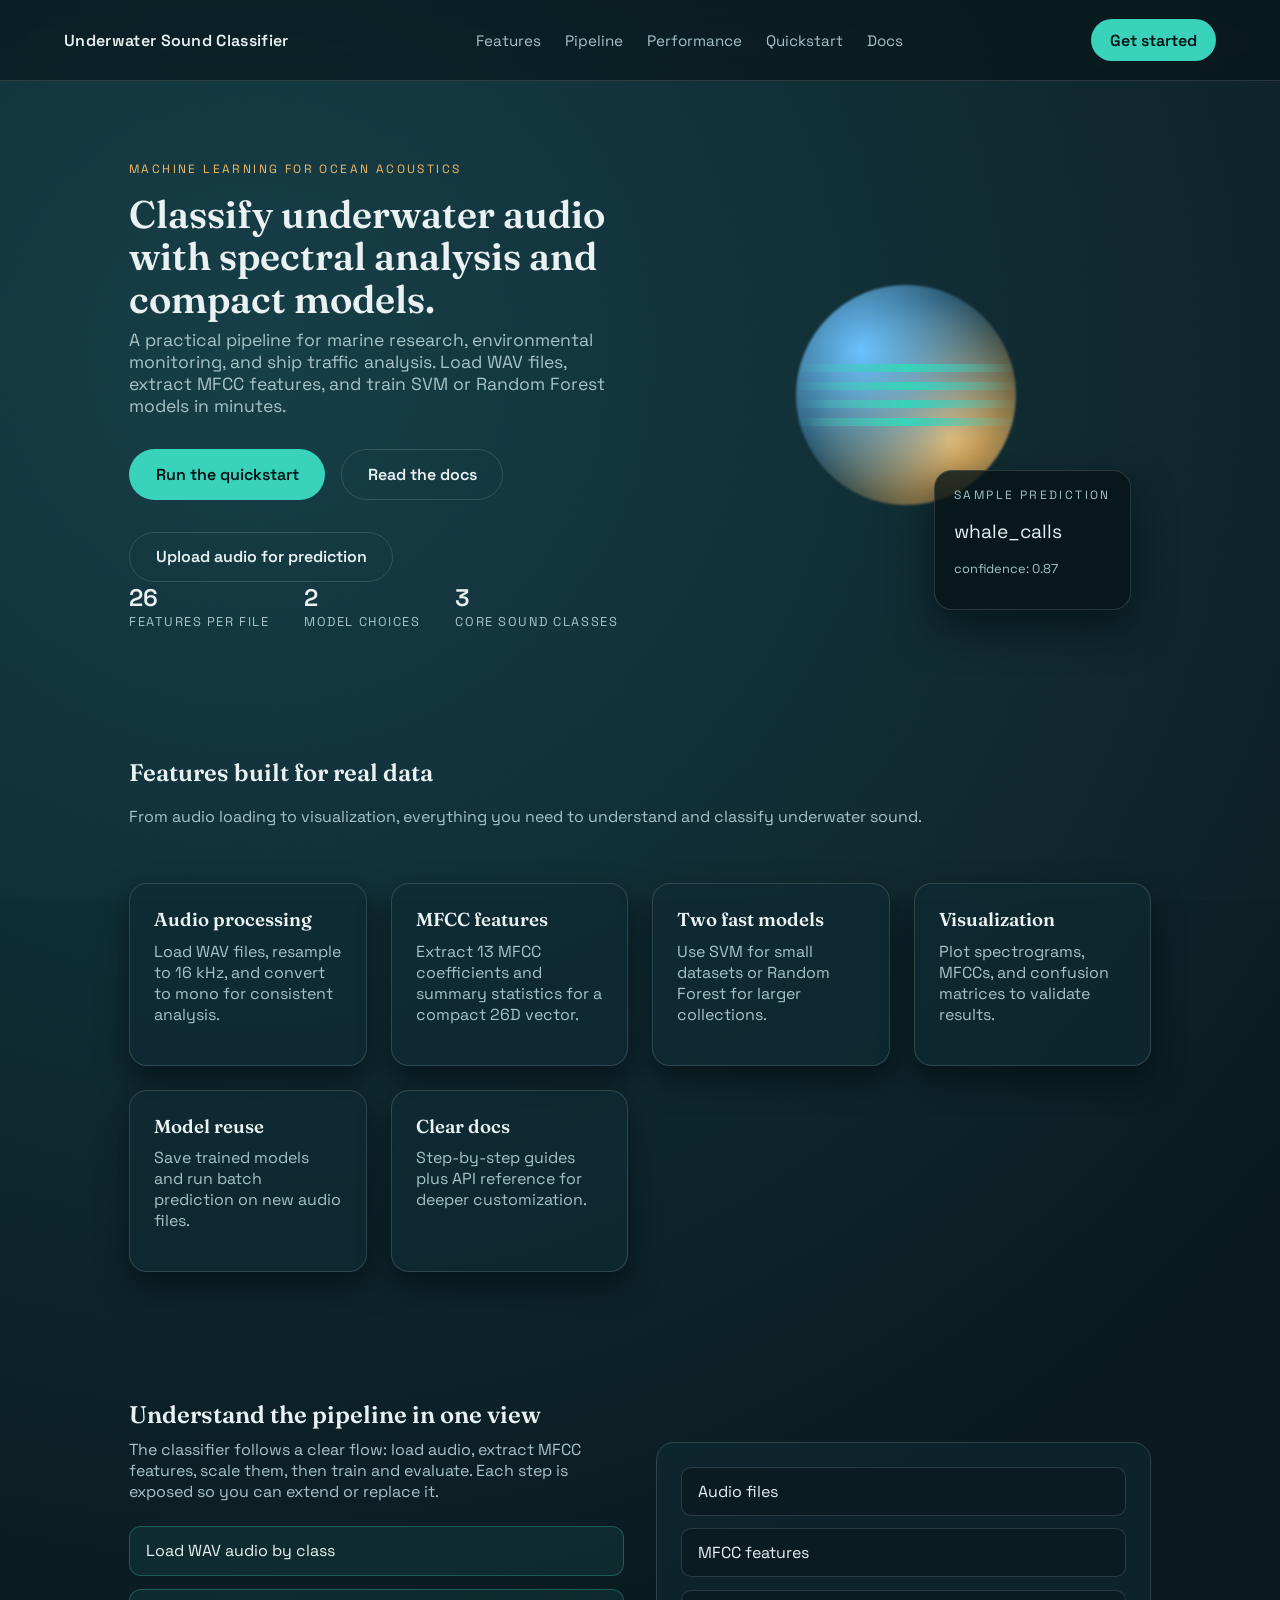
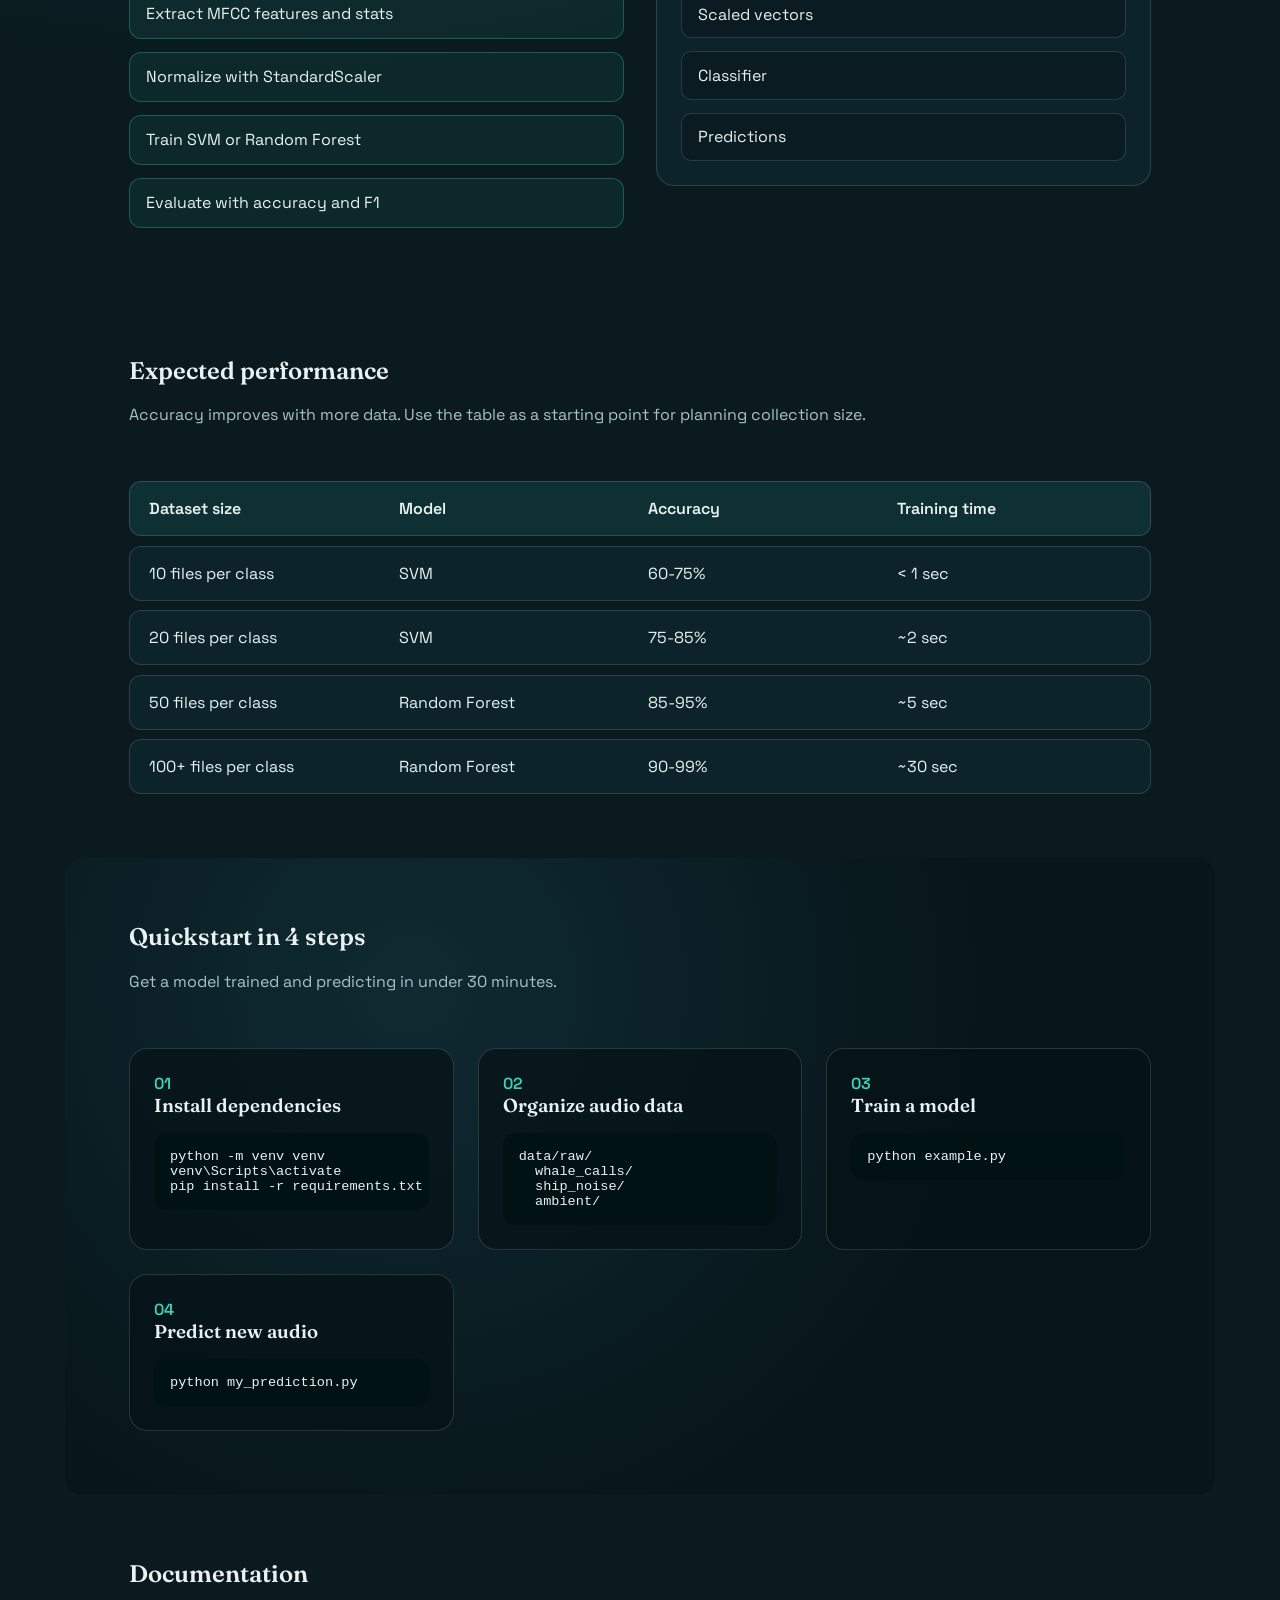
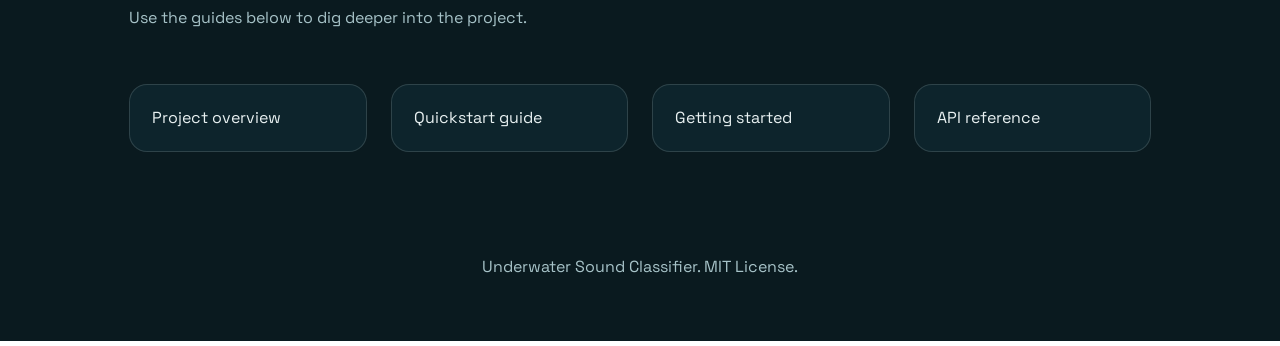
<file: website/index.html>
<!doctype html>
<html lang="en">
  <head>
    <meta charset="utf-8" />
    <meta name="viewport" content="width=device-width, initial-scale=1" />
    <title>Underwater Sound Classifier</title>
    <meta
      name="description"
      content="Classify underwater audio using machine learning and spectral analysis."
    />
    <link rel="preconnect" href="https://fonts.googleapis.com" />
    <link rel="preconnect" href="https://fonts.gstatic.com" crossorigin />
    <link
      href="https://fonts.googleapis.com/css2?family=Fraunces:opsz,wght@9..144,500;9..144,700&family=Space+Grotesk:wght@400;500;600&display=swap"
      rel="stylesheet"
    />
    <link rel="stylesheet" href="styles.css" />
  </head>
  <body>
    <div class="noise"></div>
    <header class="site-header">
      <div class="brand">Underwater Sound Classifier</div>
      <nav class="nav">
        <a href="#features">Features</a>
        <a href="#pipeline">Pipeline</a>
        <a href="#performance">Performance</a>
        <a href="#start">Quickstart</a>
        <a href="#docs">Docs</a>
      </nav>
      <a class="cta" href="#start">Get started</a>
    </header>

    <main>
      <section class="hero">
        <div class="hero-content">
          <p class="eyebrow">Machine learning for ocean acoustics</p>
          <h1>
            Classify underwater audio with spectral analysis and compact models.
          </h1>
          <p class="lead">
            A practical pipeline for marine research, environmental monitoring, and
            ship traffic analysis. Load WAV files, extract MFCC features, and train
            SVM or Random Forest models in minutes.
          </p>
          <div class="hero-actions">
            <a class="button primary" href="#start">Run the quickstart</a>
            <a class="button ghost" href="#docs">Read the docs</a>
          </div>
          <div class="upload-area" style="margin-top:1.2rem;">
            <label class="button ghost" for="audioInput">Upload audio for prediction</label>
            <input id="audioInput" type="file" accept="audio/wav" style="display:none">
            <span id="uploadStatus" style="margin-left:0.8rem;color:var(--muted)"></span>
          </div>
          <div class="hero-stats" aria-label="project highlights">
            <div>
              <span class="stat">26</span>
              <span class="label">features per file</span>
            </div>
            <div>
              <span class="stat">2</span>
              <span class="label">model choices</span>
            </div>
            <div>
              <span class="stat">3</span>
              <span class="label">core sound classes</span>
            </div>
          </div>
        </div>
        <div class="hero-visual" aria-hidden="true">
          <div class="orb"></div>
          <div class="wave">
            <div class="wave-line"></div>
            <div class="wave-line"></div>
            <div class="wave-line"></div>
            <div class="wave-line"></div>
          </div>
          <div class="floating-card">
            <p class="card-title">Sample prediction</p>
            <p class="card-body">whale_calls</p>
            <p class="card-meta">confidence: 0.87</p>
          </div>
        </div>
      </section>

      <section id="features" class="section">
        <div class="section-header">
          <h2>Features built for real data</h2>
          <p>
            From audio loading to visualization, everything you need to understand
            and classify underwater sound.
          </p>
        </div>
        <div class="grid">
          <article class="card">
            <h3>Audio processing</h3>
            <p>
              Load WAV files, resample to 16 kHz, and convert to mono for consistent
              analysis.
            </p>
          </article>
          <article class="card">
            <h3>MFCC features</h3>
            <p>
              Extract 13 MFCC coefficients and summary statistics for a compact 26D
              vector.
            </p>
          </article>
          <article class="card">
            <h3>Two fast models</h3>
            <p>
              Use SVM for small datasets or Random Forest for larger collections.
            </p>
          </article>
          <article class="card">
            <h3>Visualization</h3>
            <p>
              Plot spectrograms, MFCCs, and confusion matrices to validate results.
            </p>
          </article>
          <article class="card">
            <h3>Model reuse</h3>
            <p>Save trained models and run batch prediction on new audio files.</p>
          </article>
          <article class="card">
            <h3>Clear docs</h3>
            <p>Step-by-step guides plus API reference for deeper customization.</p>
          </article>
        </div>
      </section>

      <section id="pipeline" class="section split">
        <div class="split-text">
          <h2>Understand the pipeline in one view</h2>
          <p>
            The classifier follows a clear flow: load audio, extract MFCC features,
            scale them, then train and evaluate. Each step is exposed so you can
            extend or replace it.
          </p>
          <ul class="pipeline">
            <li>Load WAV audio by class</li>
            <li>Extract MFCC features and stats</li>
            <li>Normalize with StandardScaler</li>
            <li>Train SVM or Random Forest</li>
            <li>Evaluate with accuracy and F1</li>
          </ul>
        </div>
        <div class="split-visual">
          <div class="stack">
            <div class="stack-item">Audio files</div>
            <div class="stack-item">MFCC features</div>
            <div class="stack-item">Scaled vectors</div>
            <div class="stack-item">Classifier</div>
            <div class="stack-item">Predictions</div>
          </div>
        </div>
      </section>

      <section id="performance" class="section">
        <div class="section-header">
          <h2>Expected performance</h2>
          <p>
            Accuracy improves with more data. Use the table as a starting point for
            planning collection size.
          </p>
        </div>
        <div class="table">
          <div class="table-row table-head">
            <span>Dataset size</span>
            <span>Model</span>
            <span>Accuracy</span>
            <span>Training time</span>
          </div>
          <div class="table-row">
            <span>10 files per class</span>
            <span>SVM</span>
            <span>60-75%</span>
            <span>&lt; 1 sec</span>
          </div>
          <div class="table-row">
            <span>20 files per class</span>
            <span>SVM</span>
            <span>75-85%</span>
            <span>~2 sec</span>
          </div>
          <div class="table-row">
            <span>50 files per class</span>
            <span>Random Forest</span>
            <span>85-95%</span>
            <span>~5 sec</span>
          </div>
          <div class="table-row">
            <span>100+ files per class</span>
            <span>Random Forest</span>
            <span>90-99%</span>
            <span>~30 sec</span>
          </div>
        </div>
      </section>

      <section id="start" class="section start">
        <div class="section-header">
          <h2>Quickstart in 4 steps</h2>
          <p>Get a model trained and predicting in under 30 minutes.</p>
        </div>
        <div class="steps">
          <div class="step">
            <span class="step-index">01</span>
            <h3>Install dependencies</h3>
            <pre><code>python -m venv venv
venv\Scripts\activate
pip install -r requirements.txt</code></pre>
          </div>
          <div class="step">
            <span class="step-index">02</span>
            <h3>Organize audio data</h3>
            <pre><code>data/raw/
  whale_calls/
  ship_noise/
  ambient/</code></pre>
          </div>
          <div class="step">
            <span class="step-index">03</span>
            <h3>Train a model</h3>
            <pre><code>python example.py</code></pre>
          </div>
          <div class="step">
            <span class="step-index">04</span>
            <h3>Predict new audio</h3>
            <pre><code>python my_prediction.py</code></pre>
          </div>
        </div>
      </section>

      <section id="docs" class="section docs">
        <div class="section-header">
          <h2>Documentation</h2>
          <p>Use the guides below to dig deeper into the project.</p>
        </div>
        <div class="grid">
          <a class="doc-card" href="docs/project-overview.html">Project overview</a>
          <a class="doc-card" href="docs/quickstart.html">Quickstart guide</a>
          <a class="doc-card" href="docs/getting-started.html">Getting started</a>
          <a class="doc-card" href="docs/api-reference.html">API reference</a>
        </div>
      </section>
    </main>

    <footer class="site-footer">
      <p>Underwater Sound Classifier. MIT License.</p>
    </footer>

    <script src="app.js"></script>
  </body>
</html>
</file>
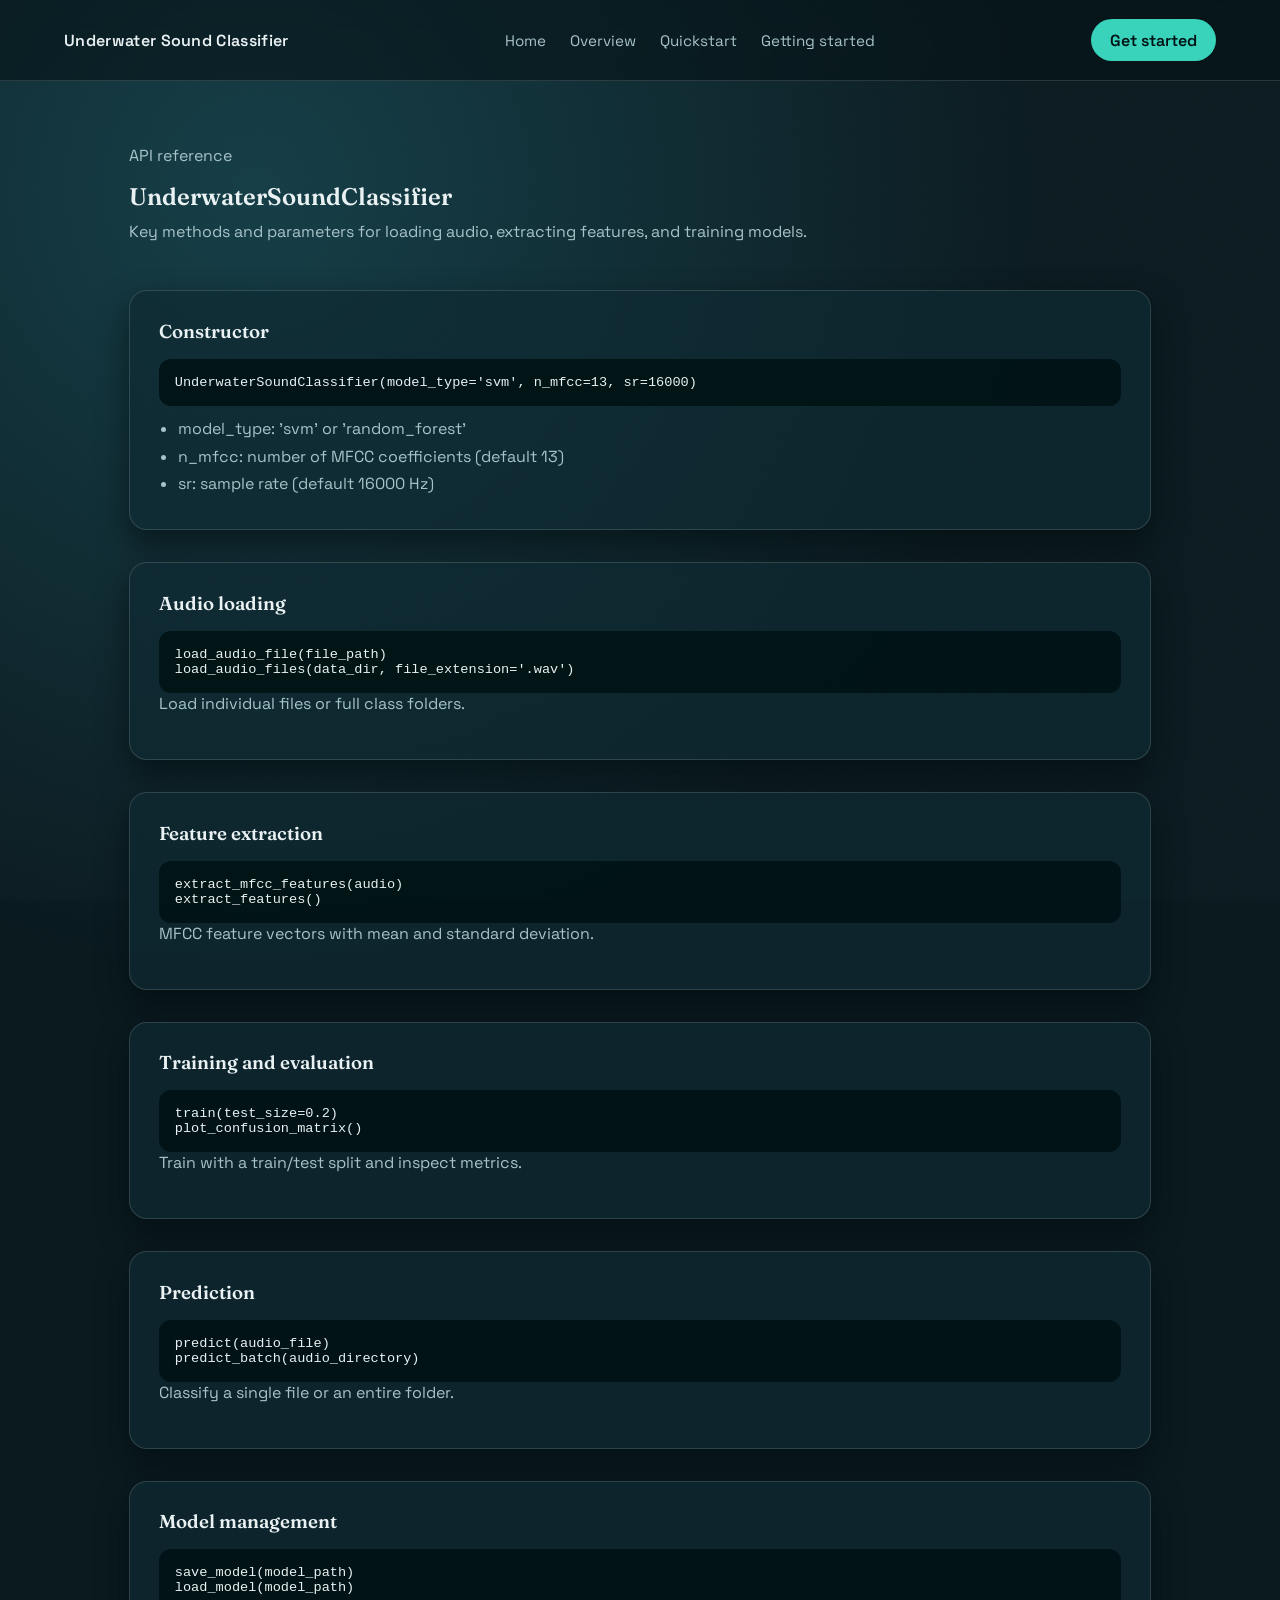
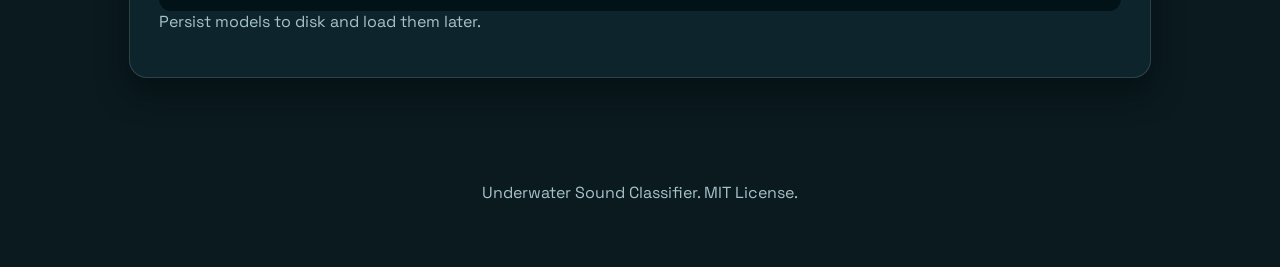
<file: website/docs/api-reference.html>
<!doctype html>
<html lang="en" class="doc-page">
  <head>
    <meta charset="utf-8" />
    <meta name="viewport" content="width=device-width, initial-scale=1" />
    <title>API Reference | Underwater Sound Classifier</title>
    <meta name="description" content="API reference for UnderwaterSoundClassifier." />
    <link rel="preconnect" href="https://fonts.googleapis.com" />
    <link rel="preconnect" href="https://fonts.gstatic.com" crossorigin />
    <link
      href="https://fonts.googleapis.com/css2?family=Fraunces:opsz,wght@9..144,500;9..144,700&family=Space+Grotesk:wght@400;500;600&display=swap"
      rel="stylesheet"
    />
    <link rel="stylesheet" href="../styles.css" />
  </head>
  <body>
    <div class="noise"></div>
    <header class="site-header">
      <div class="brand">Underwater Sound Classifier</div>
      <nav class="nav">
        <a href="../index.html">Home</a>
        <a href="project-overview.html">Overview</a>
        <a href="quickstart.html">Quickstart</a>
        <a href="getting-started.html">Getting started</a>
      </nav>
      <a class="cta" href="../index.html#start">Get started</a>
    </header>

    <main>
      <section class="doc-hero">
        <p class="eyebrow">API reference</p>
        <h1>UnderwaterSoundClassifier</h1>
        <p>
          Key methods and parameters for loading audio, extracting features, and
          training models.
        </p>
      </section>

      <section class="doc-content">
        <article class="doc-section">
          <h3>Constructor</h3>
          <pre><code>UnderwaterSoundClassifier(model_type='svm', n_mfcc=13, sr=16000)</code></pre>
          <ul>
            <li>model_type: 'svm' or 'random_forest'</li>
            <li>n_mfcc: number of MFCC coefficients (default 13)</li>
            <li>sr: sample rate (default 16000 Hz)</li>
          </ul>
        </article>

        <article class="doc-section">
          <h3>Audio loading</h3>
          <pre><code>load_audio_file(file_path)
load_audio_files(data_dir, file_extension='.wav')</code></pre>
          <p>Load individual files or full class folders.</p>
        </article>

        <article class="doc-section">
          <h3>Feature extraction</h3>
          <pre><code>extract_mfcc_features(audio)
extract_features()</code></pre>
          <p>MFCC feature vectors with mean and standard deviation.</p>
        </article>

        <article class="doc-section">
          <h3>Training and evaluation</h3>
          <pre><code>train(test_size=0.2)
plot_confusion_matrix()</code></pre>
          <p>Train with a train/test split and inspect metrics.</p>
        </article>

        <article class="doc-section">
          <h3>Prediction</h3>
          <pre><code>predict(audio_file)
predict_batch(audio_directory)</code></pre>
          <p>Classify a single file or an entire folder.</p>
        </article>

        <article class="doc-section">
          <h3>Model management</h3>
          <pre><code>save_model(model_path)
load_model(model_path)</code></pre>
          <p>Persist models to disk and load them later.</p>
        </article>
      </section>
    </main>

    <footer class="site-footer">
      <p>Underwater Sound Classifier. MIT License.</p>
    </footer>
  </body>
</html>
</file>
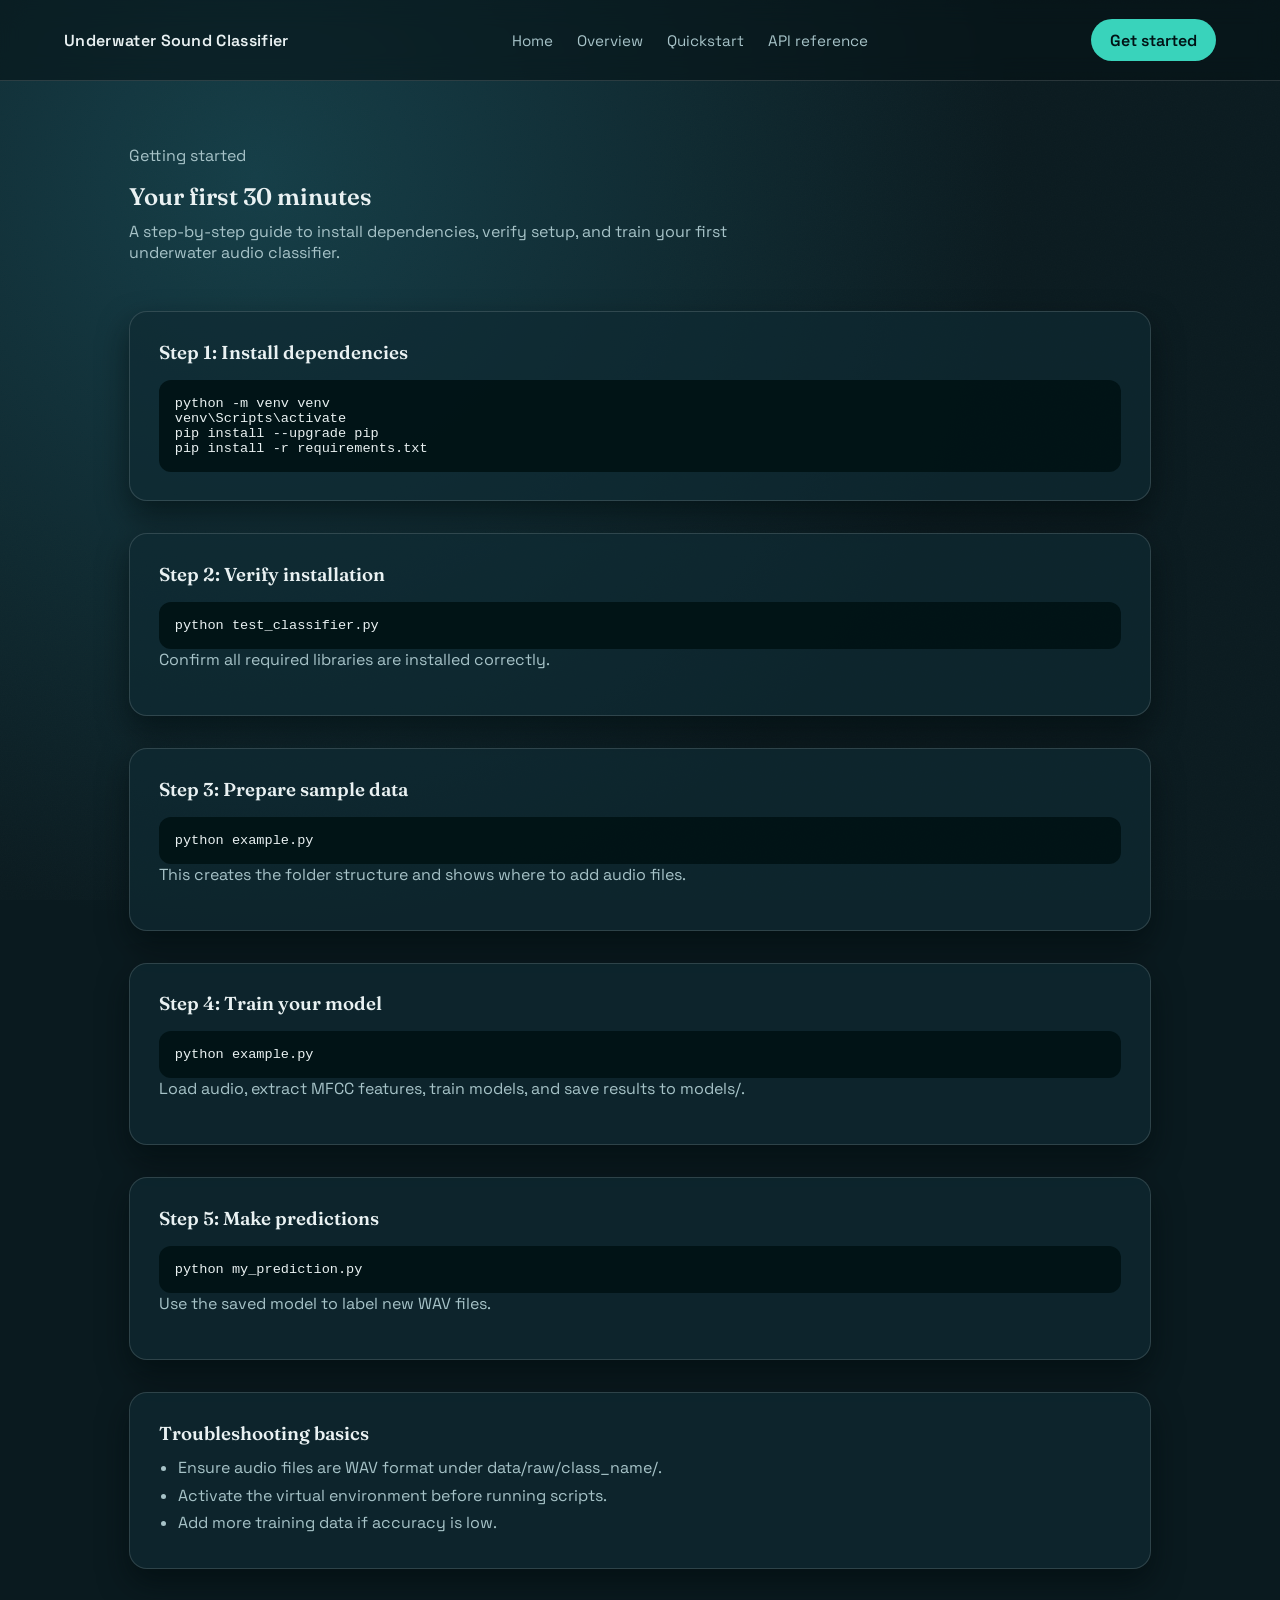
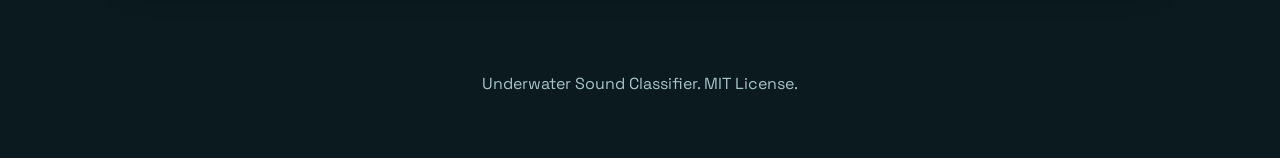
<file: website/docs/getting-started.html>
<!doctype html>
<html lang="en" class="doc-page">
  <head>
    <meta charset="utf-8" />
    <meta name="viewport" content="width=device-width, initial-scale=1" />
    <title>Getting Started | Underwater Sound Classifier</title>
    <meta name="description" content="Getting started guide." />
    <link rel="preconnect" href="https://fonts.googleapis.com" />
    <link rel="preconnect" href="https://fonts.gstatic.com" crossorigin />
    <link
      href="https://fonts.googleapis.com/css2?family=Fraunces:opsz,wght@9..144,500;9..144,700&family=Space+Grotesk:wght@400;500;600&display=swap"
      rel="stylesheet"
    />
    <link rel="stylesheet" href="../styles.css" />
  </head>
  <body>
    <div class="noise"></div>
    <header class="site-header">
      <div class="brand">Underwater Sound Classifier</div>
      <nav class="nav">
        <a href="../index.html">Home</a>
        <a href="project-overview.html">Overview</a>
        <a href="quickstart.html">Quickstart</a>
        <a href="api-reference.html">API reference</a>
      </nav>
      <a class="cta" href="../index.html#start">Get started</a>
    </header>

    <main>
      <section class="doc-hero">
        <p class="eyebrow">Getting started</p>
        <h1>Your first 30 minutes</h1>
        <p>
          A step-by-step guide to install dependencies, verify setup, and train
          your first underwater audio classifier.
        </p>
      </section>

      <section class="doc-content">
        <article class="doc-section">
          <h3>Step 1: Install dependencies</h3>
          <pre><code>python -m venv venv
venv\Scripts\activate
pip install --upgrade pip
pip install -r requirements.txt</code></pre>
        </article>

        <article class="doc-section">
          <h3>Step 2: Verify installation</h3>
          <pre><code>python test_classifier.py</code></pre>
          <p>Confirm all required libraries are installed correctly.</p>
        </article>

        <article class="doc-section">
          <h3>Step 3: Prepare sample data</h3>
          <pre><code>python example.py</code></pre>
          <p>
            This creates the folder structure and shows where to add audio files.
          </p>
        </article>

        <article class="doc-section">
          <h3>Step 4: Train your model</h3>
          <pre><code>python example.py</code></pre>
          <p>
            Load audio, extract MFCC features, train models, and save results to
            models/.
          </p>
        </article>

        <article class="doc-section">
          <h3>Step 5: Make predictions</h3>
          <pre><code>python my_prediction.py</code></pre>
          <p>Use the saved model to label new WAV files.</p>
        </article>

        <article class="doc-section">
          <h3>Troubleshooting basics</h3>
          <ul>
            <li>Ensure audio files are WAV format under data/raw/class_name/.</li>
            <li>Activate the virtual environment before running scripts.</li>
            <li>Add more training data if accuracy is low.</li>
          </ul>
        </article>
      </section>
    </main>

    <footer class="site-footer">
      <p>Underwater Sound Classifier. MIT License.</p>
    </footer>
  </body>
</html>
</file>
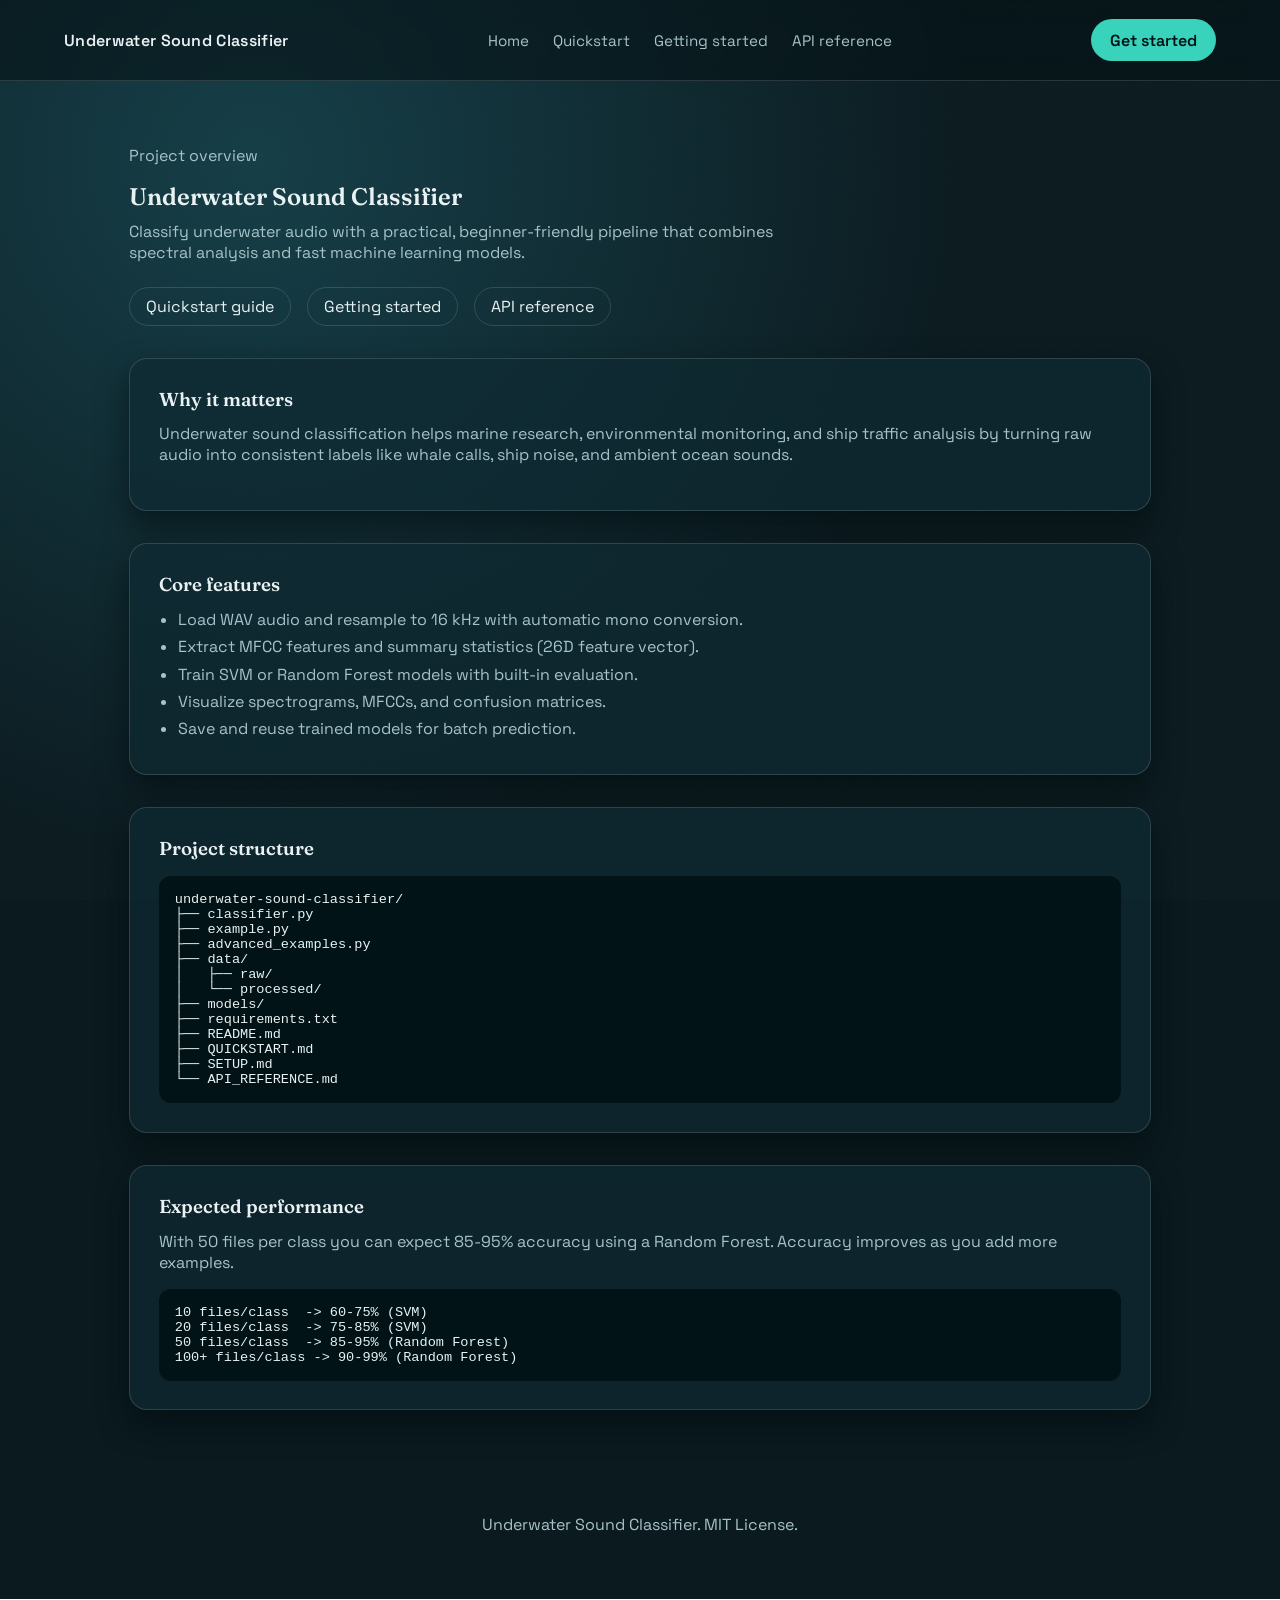
<file: website/docs/project-overview.html>
<!doctype html>
<html lang="en" class="doc-page">
  <head>
    <meta charset="utf-8" />
    <meta name="viewport" content="width=device-width, initial-scale=1" />
    <title>Project Overview | Underwater Sound Classifier</title>
    <meta
      name="description"
      content="Project overview for the Underwater Sound Classifier."
    />
    <link rel="preconnect" href="https://fonts.googleapis.com" />
    <link rel="preconnect" href="https://fonts.gstatic.com" crossorigin />
    <link
      href="https://fonts.googleapis.com/css2?family=Fraunces:opsz,wght@9..144,500;9..144,700&family=Space+Grotesk:wght@400;500;600&display=swap"
      rel="stylesheet"
    />
    <link rel="stylesheet" href="../styles.css" />
  </head>
  <body>
    <div class="noise"></div>
    <header class="site-header">
      <div class="brand">Underwater Sound Classifier</div>
      <nav class="nav">
        <a href="../index.html">Home</a>
        <a href="quickstart.html">Quickstart</a>
        <a href="getting-started.html">Getting started</a>
        <a href="api-reference.html">API reference</a>
      </nav>
      <a class="cta" href="../index.html#start">Get started</a>
    </header>

    <main>
      <section class="doc-hero">
        <p class="eyebrow">Project overview</p>
        <h1>Underwater Sound Classifier</h1>
        <p>
          Classify underwater audio with a practical, beginner-friendly pipeline
          that combines spectral analysis and fast machine learning models.
        </p>
        <div class="doc-nav">
          <a href="quickstart.html">Quickstart guide</a>
          <a href="getting-started.html">Getting started</a>
          <a href="api-reference.html">API reference</a>
        </div>
      </section>

      <section class="doc-content">
        <article class="doc-section">
          <h3>Why it matters</h3>
          <p>
            Underwater sound classification helps marine research, environmental
            monitoring, and ship traffic analysis by turning raw audio into
            consistent labels like whale calls, ship noise, and ambient ocean
            sounds.
          </p>
        </article>

        <article class="doc-section">
          <h3>Core features</h3>
          <ul>
            <li>Load WAV audio and resample to 16 kHz with automatic mono conversion.</li>
            <li>Extract MFCC features and summary statistics (26D feature vector).</li>
            <li>Train SVM or Random Forest models with built-in evaluation.</li>
            <li>Visualize spectrograms, MFCCs, and confusion matrices.</li>
            <li>Save and reuse trained models for batch prediction.</li>
          </ul>
        </article>

        <article class="doc-section">
          <h3>Project structure</h3>
          <pre><code>underwater-sound-classifier/
├── classifier.py
├── example.py
├── advanced_examples.py
├── data/
│   ├── raw/
│   └── processed/
├── models/
├── requirements.txt
├── README.md
├── QUICKSTART.md
├── SETUP.md
└── API_REFERENCE.md</code></pre>
        </article>

        <article class="doc-section">
          <h3>Expected performance</h3>
          <p>
            With 50 files per class you can expect 85-95% accuracy using a Random
            Forest. Accuracy improves as you add more examples.
          </p>
          <pre><code>10 files/class  -> 60-75% (SVM)
20 files/class  -> 75-85% (SVM)
50 files/class  -> 85-95% (Random Forest)
100+ files/class -> 90-99% (Random Forest)</code></pre>
        </article>
      </section>
    </main>

    <footer class="site-footer">
      <p>Underwater Sound Classifier. MIT License.</p>
    </footer>
  </body>
</html>
</file>
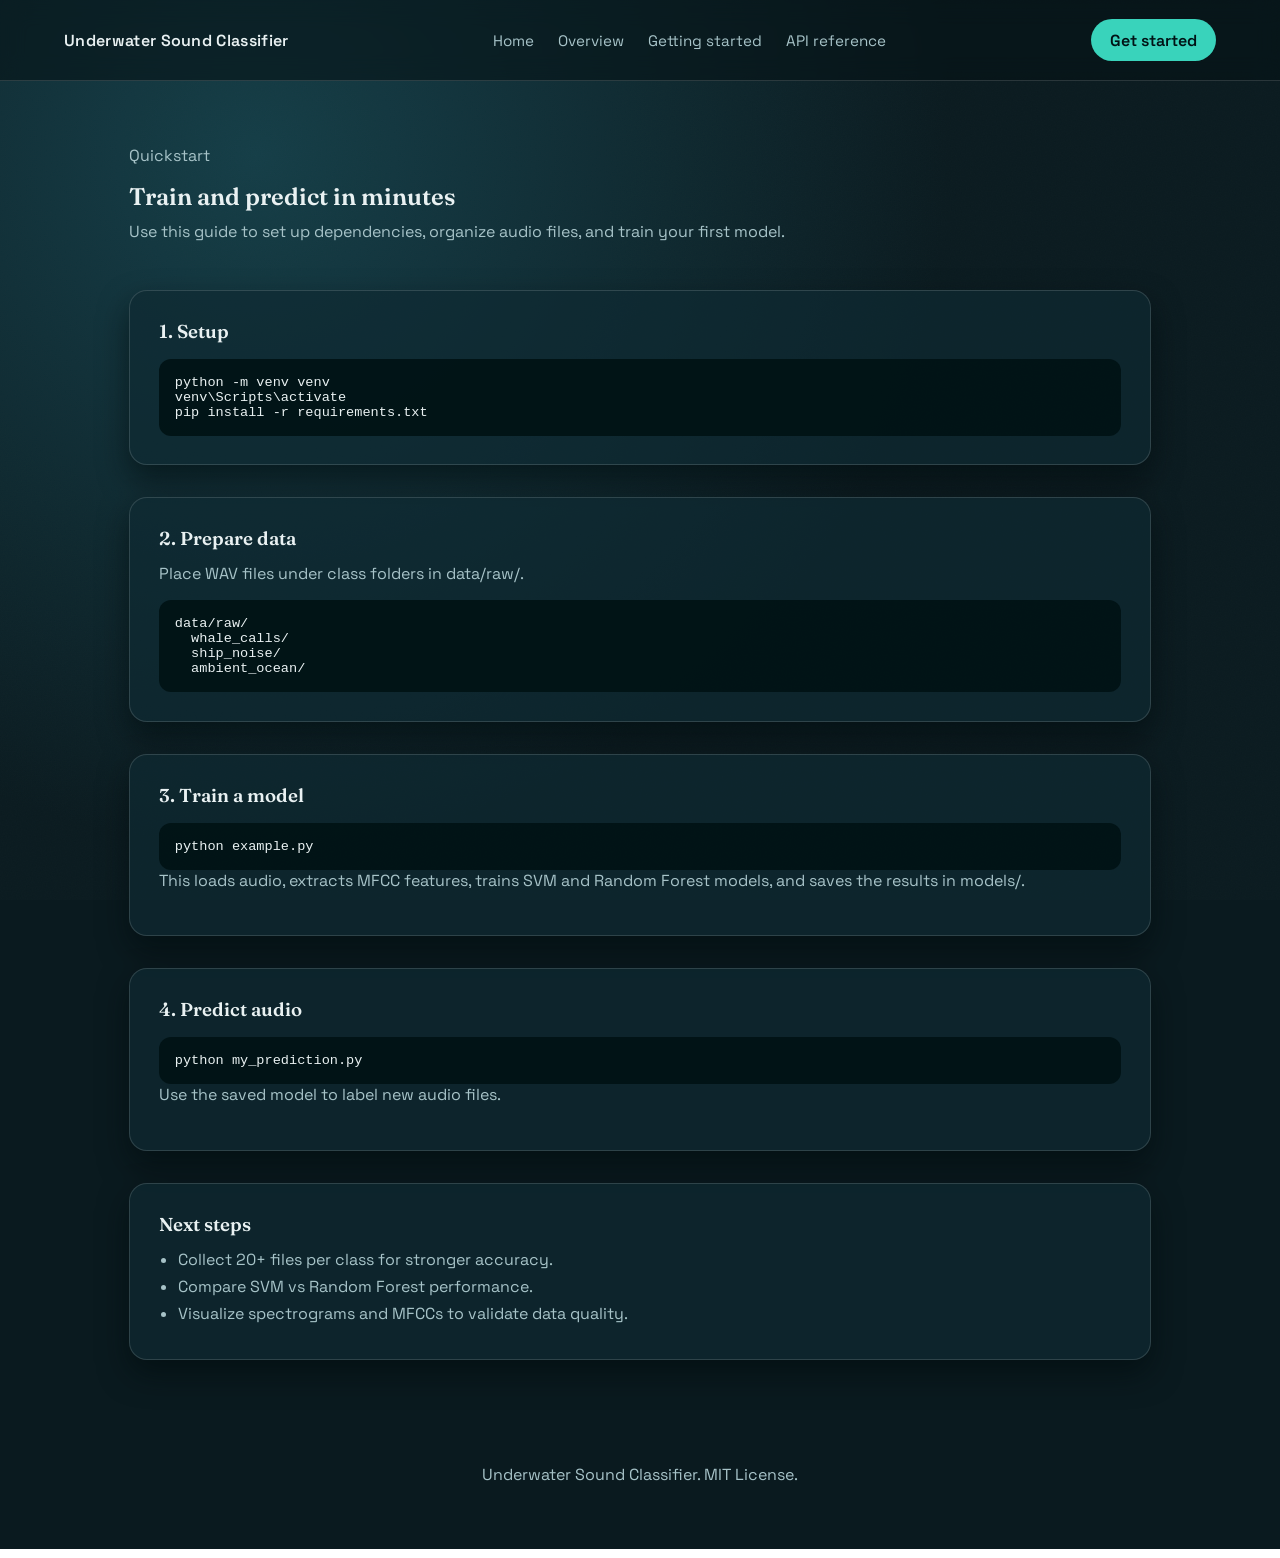
<file: website/docs/quickstart.html>
<!doctype html>
<html lang="en" class="doc-page">
  <head>
    <meta charset="utf-8" />
    <meta name="viewport" content="width=device-width, initial-scale=1" />
    <title>Quickstart | Underwater Sound Classifier</title>
    <meta name="description" content="Quickstart guide." />
    <link rel="preconnect" href="https://fonts.googleapis.com" />
    <link rel="preconnect" href="https://fonts.gstatic.com" crossorigin />
    <link
      href="https://fonts.googleapis.com/css2?family=Fraunces:opsz,wght@9..144,500;9..144,700&family=Space+Grotesk:wght@400;500;600&display=swap"
      rel="stylesheet"
    />
    <link rel="stylesheet" href="../styles.css" />
  </head>
  <body>
    <div class="noise"></div>
    <header class="site-header">
      <div class="brand">Underwater Sound Classifier</div>
      <nav class="nav">
        <a href="../index.html">Home</a>
        <a href="project-overview.html">Overview</a>
        <a href="getting-started.html">Getting started</a>
        <a href="api-reference.html">API reference</a>
      </nav>
      <a class="cta" href="../index.html#start">Get started</a>
    </header>

    <main>
      <section class="doc-hero">
        <p class="eyebrow">Quickstart</p>
        <h1>Train and predict in minutes</h1>
        <p>
          Use this guide to set up dependencies, organize audio files, and train
          your first model.
        </p>
      </section>

      <section class="doc-content">
        <article class="doc-section">
          <h3>1. Setup</h3>
          <pre><code>python -m venv venv
venv\Scripts\activate
pip install -r requirements.txt</code></pre>
        </article>

        <article class="doc-section">
          <h3>2. Prepare data</h3>
          <p>Place WAV files under class folders in data/raw/.</p>
          <pre><code>data/raw/
  whale_calls/
  ship_noise/
  ambient_ocean/</code></pre>
        </article>

        <article class="doc-section">
          <h3>3. Train a model</h3>
          <pre><code>python example.py</code></pre>
          <p>
            This loads audio, extracts MFCC features, trains SVM and Random Forest
            models, and saves the results in models/.
          </p>
        </article>

        <article class="doc-section">
          <h3>4. Predict audio</h3>
          <pre><code>python my_prediction.py</code></pre>
          <p>Use the saved model to label new audio files.</p>
        </article>

        <article class="doc-section">
          <h3>Next steps</h3>
          <ul>
            <li>Collect 20+ files per class for stronger accuracy.</li>
            <li>Compare SVM vs Random Forest performance.</li>
            <li>Visualize spectrograms and MFCCs to validate data quality.</li>
          </ul>
        </article>
      </section>
    </main>

    <footer class="site-footer">
      <p>Underwater Sound Classifier. MIT License.</p>
    </footer>
  </body>
</html>
</file>
<file: website/styles.css>
:root {
  --bg: #0a1a1f;
  --bg-soft: #0f2a32;
  --bg-card: rgba(15, 42, 50, 0.7);
  --text: #e9f1f2;
  --muted: #a7c3c8;
  --accent: #39d3bb;
  --accent-2: #f4b860;
  --accent-3: #6bc2ff;
  --stroke: rgba(233, 241, 242, 0.15);
  --shadow: rgba(2, 11, 13, 0.6);
  --radius: 18px;
  --max-width: 1150px;
}

* {
  box-sizing: border-box;
}

body {
  margin: 0;
  font-family: "Space Grotesk", "Segoe UI", sans-serif;
  color: var(--text);
  background: radial-gradient(circle at 20% 10%, #143d47 0%, var(--bg) 40%)
      no-repeat,
    radial-gradient(circle at 80% 0%, #1b353c 0%, var(--bg) 45%) no-repeat,
    linear-gradient(160deg, #061317 0%, #0a1a1f 55%, #0f2a32 100%);
  min-height: 100vh;
}

h1,
h2,
h3 {
  font-family: "Fraunces", "Times New Roman", serif;
  font-weight: 600;
  margin: 0 0 0.6rem 0;
}

p {
  margin: 0 0 1rem 0;
  color: var(--muted);
}

a {
  color: inherit;
  text-decoration: none;
}

.noise {
  position: fixed;
  inset: 0;
  opacity: 0.05;
  background-image: url("data:image/svg+xml,%3Csvg xmlns='http://www.w3.org/2000/svg' width='140' height='140' viewBox='0 0 140 140'%3E%3Cfilter id='n'%3E%3CfeTurbulence type='fractalNoise' baseFrequency='0.8' numOctaves='2' stitchTiles='stitch'/%3E%3C/filter%3E%3Crect width='140' height='140' filter='url(%23n)' opacity='0.4'/%3E%3C/svg%3E");
  pointer-events: none;
  mix-blend-mode: screen;
  z-index: 0;
}

.site-header {
  position: sticky;
  top: 0;
  z-index: 10;
  display: flex;
  align-items: center;
  justify-content: space-between;
  padding: 1.2rem 5vw;
  backdrop-filter: blur(12px);
  background: rgba(6, 19, 23, 0.6);
  border-bottom: 1px solid var(--stroke);
}

.brand {
  font-weight: 600;
  letter-spacing: 0.02em;
}

.nav {
  display: flex;
  gap: 1.5rem;
  font-size: 0.95rem;
  color: var(--muted);
}

.nav a {
  transition: color 0.2s ease;
}

.nav a:hover {
  color: var(--text);
}

.cta {
  padding: 0.65rem 1.2rem;
  background: var(--accent);
  color: #001215;
  border-radius: 999px;
  font-weight: 600;
}

main {
  position: relative;
  z-index: 1;
}

.hero {
  display: grid;
  grid-template-columns: repeat(auto-fit, minmax(280px, 1fr));
  gap: 2.5rem;
  padding: 5rem 5vw 4rem;
  max-width: var(--max-width);
  margin: 0 auto;
}

.hero-content .eyebrow {
  text-transform: uppercase;
  letter-spacing: 0.2em;
  font-size: 0.75rem;
  color: var(--accent-2);
}

.hero-content h1 {
  font-size: clamp(2.4rem, 3vw, 3.6rem);
  line-height: 1.1;
  color: var(--text);
}

.hero-content .lead {
  font-size: 1.1rem;
  color: var(--muted);
}

.hero-actions {
  display: flex;
  gap: 1rem;
  flex-wrap: wrap;
  margin: 2rem 0;
}

.button {
  display: inline-flex;
  align-items: center;
  justify-content: center;
  padding: 0.85rem 1.6rem;
  border-radius: 999px;
  font-weight: 600;
  border: 1px solid transparent;
}

.button.primary {
  background: var(--accent);
  color: #001215;
}

.button.ghost {
  border-color: var(--stroke);
  color: var(--text);
}

.hero-stats {
  display: flex;
  gap: 2.2rem;
  flex-wrap: wrap;
}

.hero-stats .stat {
  font-size: 1.5rem;
  font-weight: 600;
  color: var(--text);
}

.hero-stats .label {
  display: block;
  font-size: 0.8rem;
  color: var(--muted);
  text-transform: uppercase;
  letter-spacing: 0.12em;
}

.hero-visual {
  position: relative;
  min-height: 360px;
  display: grid;
  place-items: center;
}

.orb {
  position: absolute;
  width: 220px;
  height: 220px;
  border-radius: 50%;
  background: radial-gradient(circle at 30% 30%, var(--accent-3), transparent 70%),
    radial-gradient(circle at 70% 70%, var(--accent-2), transparent 65%);
  filter: blur(1px);
  animation: float 6s ease-in-out infinite;
}

.wave {
  position: relative;
  display: grid;
  gap: 10px;
}

.wave-line {
  width: 220px;
  height: 8px;
  border-radius: 999px;
  background: linear-gradient(90deg, transparent, var(--accent), transparent);
  animation: pulse 2.6s ease-in-out infinite;
}

.wave-line:nth-child(2) {
  animation-delay: 0.3s;
}

.wave-line:nth-child(3) {
  animation-delay: 0.6s;
}

.wave-line:nth-child(4) {
  animation-delay: 0.9s;
}

.floating-card {
  position: absolute;
  bottom: 20px;
  right: 20px;
  background: rgba(6, 19, 23, 0.8);
  border: 1px solid var(--stroke);
  border-radius: var(--radius);
  padding: 1rem 1.2rem;
  box-shadow: 0 18px 40px var(--shadow);
}

.card-title {
  font-size: 0.75rem;
  text-transform: uppercase;
  letter-spacing: 0.2em;
}

.card-body {
  font-size: 1.2rem;
  color: var(--text);
}

.card-meta {
  font-size: 0.8rem;
  color: var(--muted);
}

.section {
  max-width: var(--max-width);
  margin: 0 auto;
  padding: 4rem 5vw;
}

.section-header {
  display: grid;
  gap: 0.6rem;
  margin-bottom: 2.5rem;
}

.grid {
  display: grid;
  grid-template-columns: repeat(auto-fit, minmax(220px, 1fr));
  gap: 1.5rem;
}

.card {
  background: var(--bg-card);
  border-radius: var(--radius);
  padding: 1.5rem;
  border: 1px solid var(--stroke);
  box-shadow: 0 14px 30px var(--shadow);
}

.split {
  display: grid;
  grid-template-columns: repeat(auto-fit, minmax(280px, 1fr));
  gap: 2rem;
  align-items: center;
}

.pipeline {
  list-style: none;
  padding: 0;
  margin: 1.5rem 0 0;
  display: grid;
  gap: 0.8rem;
}

.pipeline li {
  padding: 0.85rem 1rem;
  background: rgba(57, 211, 187, 0.08);
  border: 1px solid rgba(57, 211, 187, 0.3);
  border-radius: 12px;
}

.stack {
  display: grid;
  gap: 0.8rem;
  padding: 1.5rem;
  background: rgba(15, 42, 50, 0.6);
  border-radius: var(--radius);
  border: 1px solid var(--stroke);
}

.stack-item {
  padding: 0.8rem 1rem;
  border-radius: 10px;
  background: rgba(10, 26, 31, 0.75);
  border: 1px solid var(--stroke);
  color: var(--text);
}

.table {
  display: grid;
  gap: 0.6rem;
}

.table-row {
  display: grid;
  grid-template-columns: repeat(4, minmax(0, 1fr));
  gap: 1rem;
  padding: 1rem 1.2rem;
  background: rgba(15, 42, 50, 0.6);
  border-radius: 12px;
  border: 1px solid var(--stroke);
}

.table-head {
  font-weight: 600;
  color: var(--text);
  background: rgba(57, 211, 187, 0.12);
}

.start {
  background: radial-gradient(circle at 30% 20%, #0f2a32 0%, #07161a 60%);
  border-radius: var(--radius);
}

.steps {
  display: grid;
  grid-template-columns: repeat(auto-fit, minmax(240px, 1fr));
  gap: 1.5rem;
}

.step {
  border: 1px solid var(--stroke);
  border-radius: var(--radius);
  padding: 1.5rem;
  background: rgba(6, 19, 23, 0.75);
}

.step-index {
  font-weight: 600;
  color: var(--accent);
}

pre {
  margin: 1rem 0 0;
  padding: 1rem;
  background: rgba(0, 18, 21, 0.9);
  border-radius: 12px;
  font-size: 0.85rem;
  color: var(--text);
  overflow-x: auto;
}

.docs .doc-card {
  display: block;
  padding: 1.4rem;
  border-radius: var(--radius);
  border: 1px solid var(--stroke);
  background: rgba(15, 42, 50, 0.7);
  transition: transform 0.2s ease, border-color 0.2s ease;
}

.docs .doc-card:hover {
  transform: translateY(-4px);
  border-color: rgba(57, 211, 187, 0.5);
}

.doc-page .site-header {
  position: sticky;
}

.doc-hero {
  max-width: var(--max-width);
  margin: 0 auto;
  padding: 4rem 5vw 2rem;
}

.doc-hero p {
  max-width: 680px;
}

.doc-content {
  max-width: var(--max-width);
  margin: 0 auto;
  padding: 0 5vw 4rem;
  display: grid;
  gap: 2rem;
}

.doc-section {
  background: var(--bg-card);
  border: 1px solid var(--stroke);
  border-radius: var(--radius);
  padding: 1.8rem;
  box-shadow: 0 14px 30px var(--shadow);
}

.doc-section h3 {
  margin-bottom: 0.8rem;
}

.doc-section ul {
  margin: 0.8rem 0 0;
  padding-left: 1.2rem;
  color: var(--muted);
}

.doc-section li {
  margin-bottom: 0.4rem;
}

.doc-nav {
  display: flex;
  gap: 1rem;
  flex-wrap: wrap;
  margin-top: 1.5rem;
}

.doc-nav a {
  border: 1px solid var(--stroke);
  border-radius: 999px;
  padding: 0.5rem 1rem;
  color: var(--text);
}

.site-footer {
  text-align: center;
  padding: 2.5rem 5vw 3rem;
  color: var(--muted);
}

.reveal {
  opacity: 0;
  transform: translateY(30px);
  transition: opacity 0.6s ease, transform 0.6s ease;
}

.reveal.visible {
  opacity: 1;
  transform: translateY(0);
}

@keyframes pulse {
  0%,
  100% {
    opacity: 0.2;
    transform: scaleX(0.9);
  }
  50% {
    opacity: 1;
    transform: scaleX(1.05);
  }
}

@keyframes float {
  0%,
  100% {
    transform: translateY(0px);
  }
  50% {
    transform: translateY(-18px);
  }
}

@media (max-width: 900px) {
  .nav {
    display: none;
  }

  .hero {
    padding-top: 3.5rem;
  }

  .table-row {
    grid-template-columns: repeat(2, minmax(0, 1fr));
  }
}

@media (max-width: 600px) {
  .site-header {
    flex-direction: column;
    gap: 1rem;
  }

  .cta {
    width: 100%;
    text-align: center;
  }

  .hero-stats {
    gap: 1rem;
  }
}
</file>
